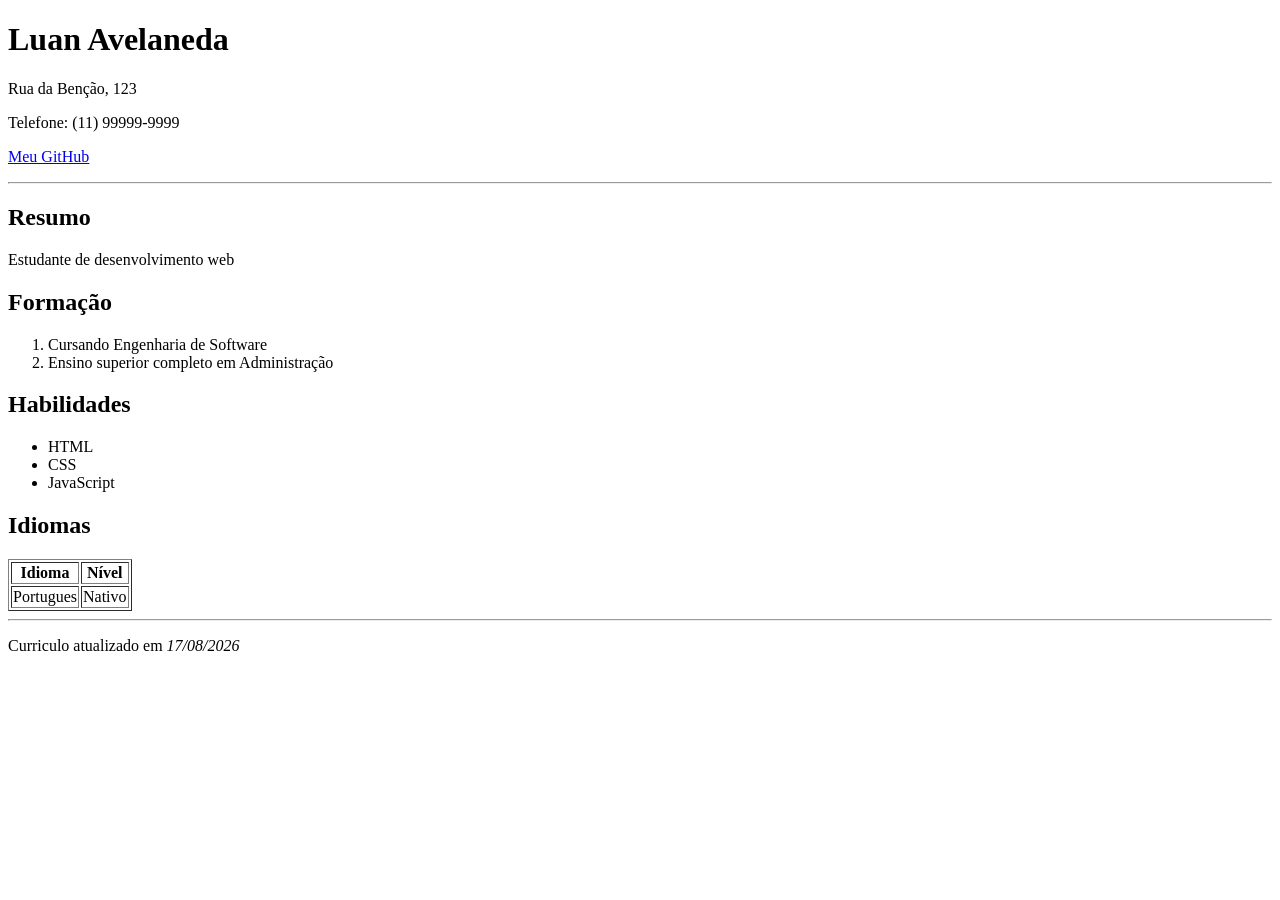
<file: aula-2/index.html>
<!DOCTYPE html>
<html lang="pt-br">

<head>
    <meta charset="UTF-8">
    <title>Curriculo Luan Avelaneda</title>
</head>

<body>

<header>
 <h1>Luan Avelaneda</h1>
 <p>Rua da Benção, 123</p>
 <p>Telefone: (11) 99999-9999</p>
 <p>
    <a href="https://github.com/luan-avelaneda/">Meu GitHub</a>
 </p>
</header>

<hr>

<main>

    <section>
        <h2>Resumo</h2>
        <p>Estudante de desenvolvimento web
        </p>
    </section>

    <section>
        <h2>Formação</h2>
        <ol>
            <li>Cursando Engenharia de Software</li>
            <li>Ensino superior completo em Administração</li>
        </ol>
    </section>
    
<section>
    <h2>Habilidades</h2>
    <ul>
        <li>HTML</li>
        <li>CSS</li>
        <li>JavaScript</li>
    </ul>
</section>

<section>
    <h2>Idiomas</h2>

    <table border="1">
        <tr>
            <th>Idioma</th>
            <th>Nível</th>
        </tr>
        <tr>
            <td>Portugues</td>
            <td>Nativo</td>
        </tr>
    </table>

</section>
</main>

<hr>

<footer>
    <p>Curriculo atualizado em  <i>17/08/2026</i></p>
</footer>

</body>

</html>
</file>
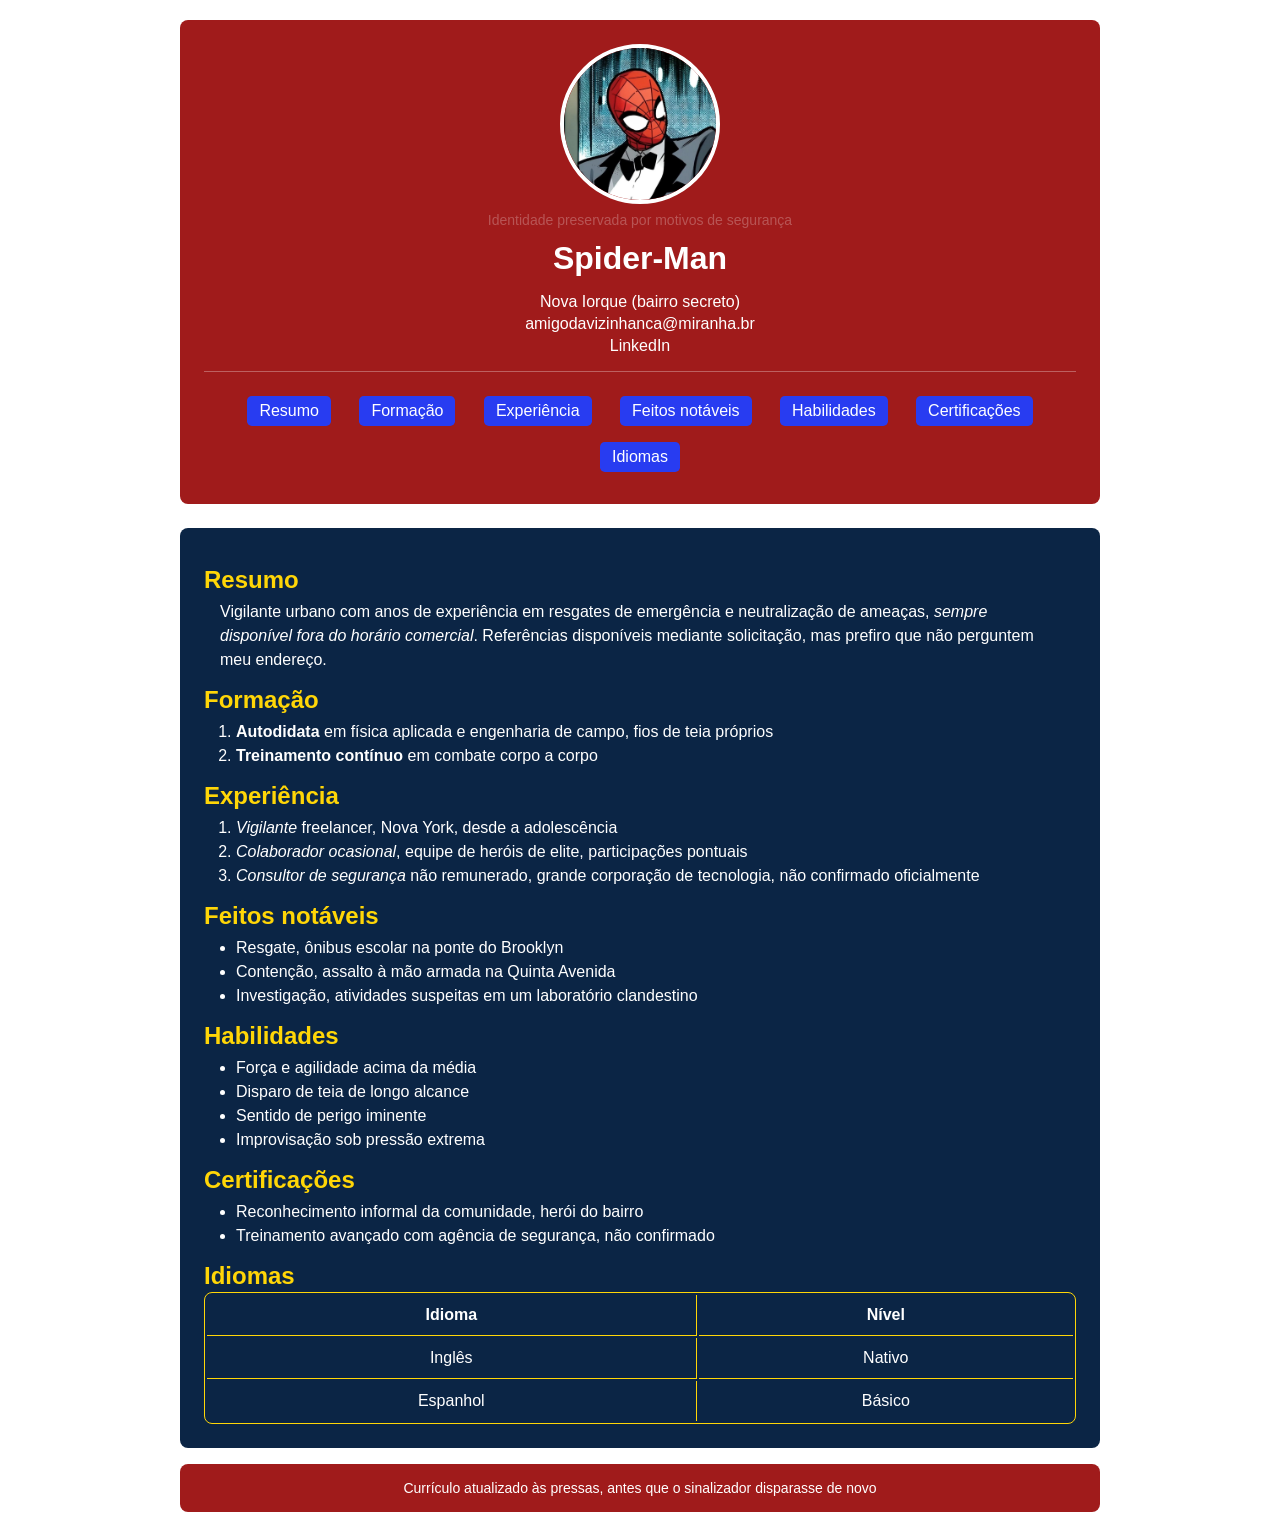
<file: aula-5/index.html>
<!DOCTYPE html>
<html lang="pt-br">
<head>
  <meta charset="UTF-8" />
  <meta name="viewport" content="width=device-width, initial-scale=1.0" />
  <title>Currículo Spider-Man</title>
  <link rel="stylesheet" href="./styles/global.css">
</head>
<body>
  <header>
    <figure>
      <img src="./images/miranha.jpg" alt="Foto de perfil, pessoa mascarada com traje vermelho e azul" />
      <figcaption>Identidade preservada por motivos de segurança</figcaption>
    </figure>
    <h1>Spider-Man</h1>
    <div class="header-info">
      <p>Nova Iorque (bairro secreto)</p>
      <p>
        <a href="mailto:amigodavizinhanca@miranha.br">amigodavizinhanca@miranha.br</a>
      </p>
      <p>
        <a href="https://www.linkedin.com/in/miranha/">LinkedIn</a>
      </p>
      <nav>
        <ul>
          <li><a href="#resumo">Resumo</a></li>
          <li><a href="#formacao">Formação</a></li>
          <li><a href="#experiencia">Experiência</a></li>
          <li><a href="#feitos">Feitos notáveis</a></li>
          <li><a href="#habilidades">Habilidades</a></li>
          <li><a href="#certificacoes">Certificações</a></li>
          <li><a href="#idiomas">Idiomas</a></li>
        </ul>
      </nav>
    </div>
  </header>

  <main>
    <section id="resumo">
      <h2>Resumo</h2>
      <p>
        Vigilante urbano com anos de experiência em resgates de emergência e neutralização de ameaças,
        <em>sempre disponível fora do horário comercial</em>. Referências disponíveis mediante solicitação,
        mas prefiro que não perguntem meu endereço.
      </p>
    </section>

    <section id="formacao">
      <h2>Formação</h2>
      <ol>
        <li><strong>Autodidata</strong> em física aplicada e engenharia de campo, fios de teia próprios</li>
        <li><strong>Treinamento contínuo</strong> em combate corpo a corpo</li>
      </ol>
    </section>

    <section id="experiencia">
      <h2>Experiência</h2>
      <ol>
        <li><em>Vigilante</em> freelancer, Nova York, desde a adolescência</li>
        <li><em>Colaborador ocasional</em>, equipe de heróis de elite, participações pontuais</li>
        <li><em>Consultor de segurança</em> não remunerado, grande corporação de tecnologia, não confirmado oficialmente</li>
      </ol>
    </section>

    <section id="feitos">
      <h2>Feitos notáveis</h2>
      <ul>
        <li>Resgate, ônibus escolar na ponte do Brooklyn</li>
        <li>Contenção, assalto à mão armada na Quinta Avenida</li>
        <li>Investigação, atividades suspeitas em um laboratório clandestino</li>
      </ul>
    </section>

    <section id="habilidades">
      <h2>Habilidades</h2>
      <ul>
        <li>Força e agilidade acima da média</li>
        <li>Disparo de teia de longo alcance</li>
        <li>Sentido de perigo iminente</li>
        <li>Improvisação sob pressão extrema</li>
      </ul>
    </section>

    <section id="certificacoes">
      <h2>Certificações</h2>
      <ul>
        <li>Reconhecimento informal da comunidade, herói do bairro</li>
        <li>Treinamento avançado com agência de segurança, não confirmado</li>
      </ul>
    </section>

    <section id="idiomas">
      <h2>Idiomas</h2>
      <table>
        <thead>
          <tr>
            <th scope="col">Idioma</th>
            <th scope="col">Nível</th>
          </tr>
        </thead>
        <tbody>
          <tr>
            <td>Inglês</td>
            <td>Nativo</td>
          </tr>
          <tr>
            <td>Espanhol</td>
            <td>Básico</td>
          </tr>
        </tbody>
      </table>
    </section>
  </main>

  <footer>
    <p>Currículo atualizado às pressas, antes que o sinalizador disparasse de novo</p>
  </footer>
</body>

</html>
</file>
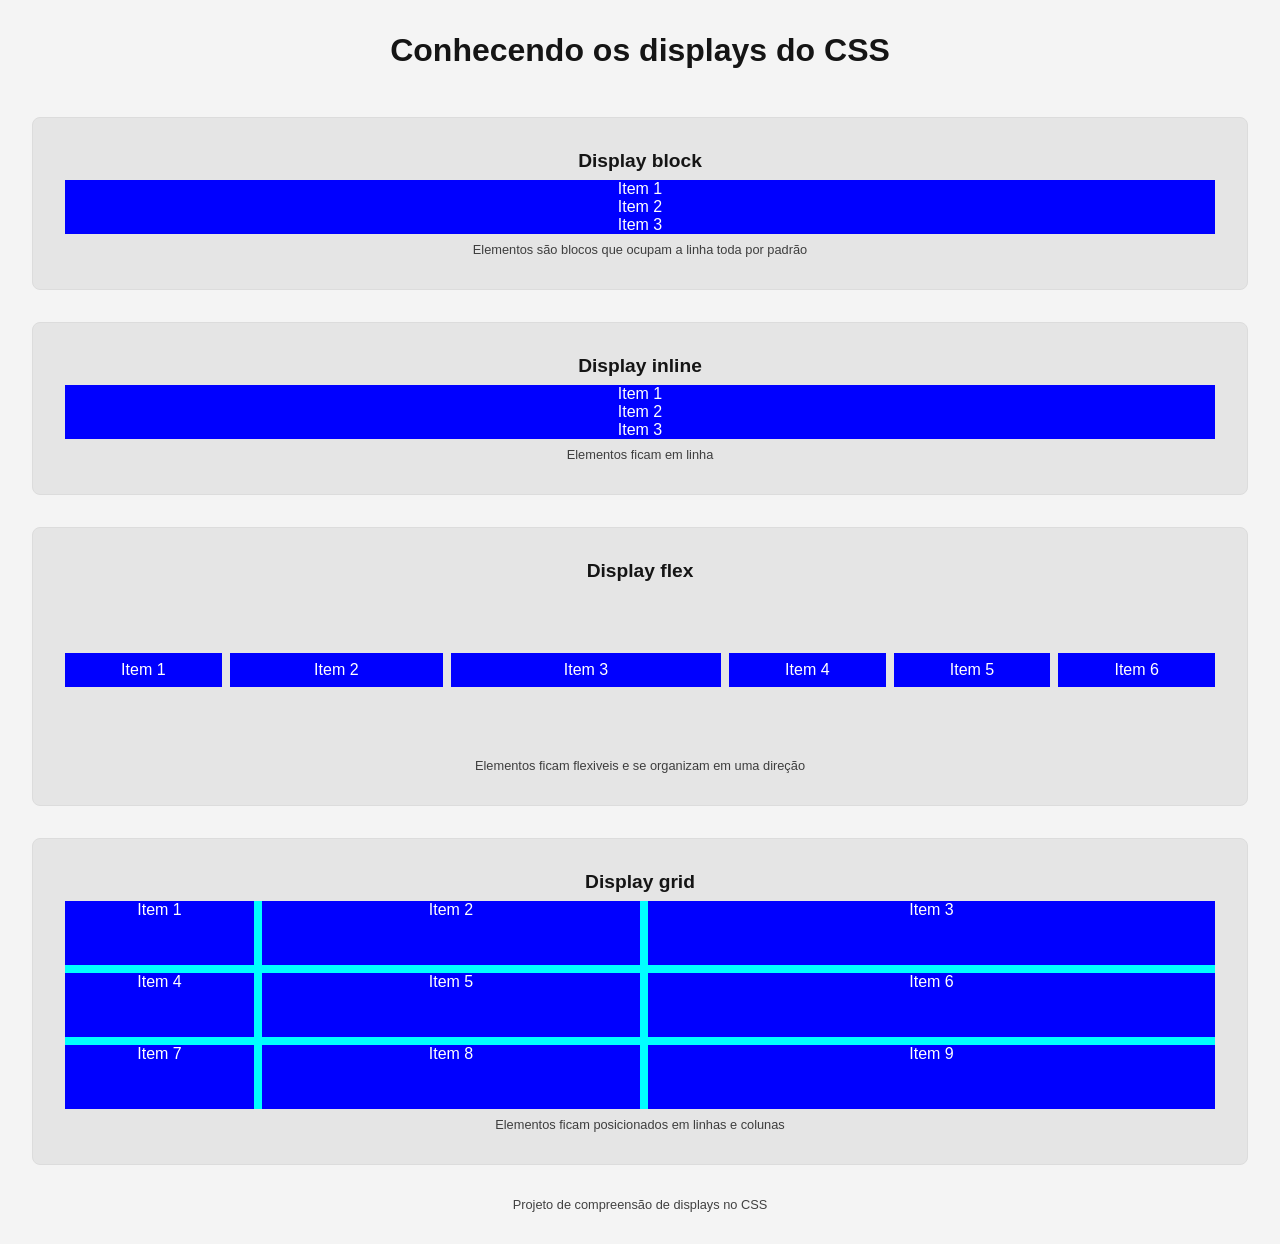
<file: aula-6/index.html>
<!DOCTYPE html>
<html lang="pt-br">
<head>
    <meta charset="UTF-8">
    <meta name="viewport" content="width=device-width, initial-scale=1.0">
    <link rel="stylesheet" href="./styles/global.css">
    <link rel="icon" href="./images/icons8-lua-cheia-48.png" type="image/x-icon">
    <title>Conhecendo os displays</title>
</head>
<body>
   <header>
      <h1>Conhecendo os displays do CSS</h1>
   </header>
   <main>
      <section>
        <h2>Display block</h2>
        <div class="container-block"></div>
        <div class="item">Item 1</div>
        <div class="item">Item 2</div>
        <div class="item">Item 3</div>
        <p>Elementos são blocos que ocupam a linha toda por padrão</p>
      </section>

      <section>
        <h2>Display inline</h2>
        <div class="container-inline"></div>
        <div class="item">Item 1</div>
        <div class="item">Item 2</div>
        <div class="item">Item 3</div>
        <p>Elementos ficam em linha </p>
      </section>

      <section>
         <h2>Display flex</h2>
         <div class="container-flex">
           <div class="item">Item 1</div>
           <div id="item-2" class="item">Item 2</div>
           <div id="item-3" class="item">Item 3</div>
           <div id="item-4" class="item">Item 4</div>
           <div id="item-5" class="item">Item 5</div>
           <div id="item-6" class="item">Item 6</div>
         </div>

         <p>Elementos ficam flexiveis e se organizam em uma direção</p>
      </section>

 <section>
         <h2>Display grid</h2>
         <div class="container-grid">
           <div id="item-1" class="item">Item 1</div>
           <div id="item-2" class="item">Item 2</div>
           <div id="item-3" class="item">Item 3</div>
           <div id="item-4" class="item">Item 4</div>
           <div id="item-5" class="item">Item 5</div>
           <div id="item-6" class="item">Item 6</div>
           <div id="item-7" class="item">Item 7</div>
           <div id="item-8" class="item">Item 8</div>
           <div id="item-9" class="item">Item 9</div>
         </div>

         <p>Elementos ficam posicionados em linhas e colunas</p>
      </section>

   </main>
   <footer>
        <p>Projeto de compreensão de displays no CSS</p>
   </footer>
</body>
</html>
</file>
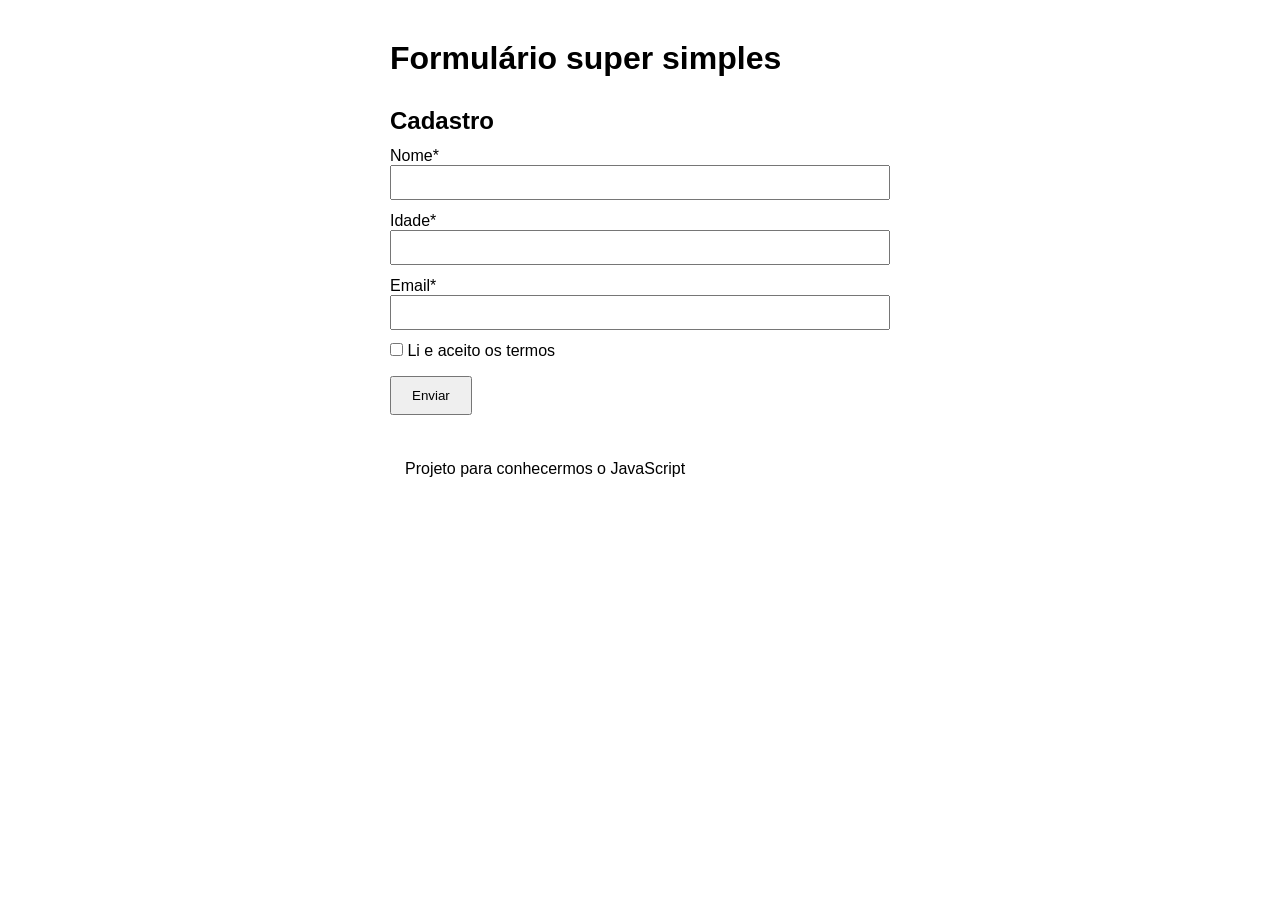
<file: aula-7/index.html>
<!DOCTYPE html>
<html lang="pt-br">
<head>
<meta charset="UTF-8">
<meta name="viewport" content="width=device-width, initial-scale=1.0">
<title>Aprendeno JavaScript</title>
<link rel="stylesheet" href="./styles/global.css">
<script src="./scripts/index.js" defer></script>
</head>
<body>
<header>
<h1>Formulário super simples</h1>
</header>
<main>
<h2>Cadastro</h2>
<form id=cadastro">
<label for="nome">Nome*</label>
<input type="text" id="nome">
<p id="erro-nome" class="oculto"></p>
<label for="idade">Idade*</label>
<input type="number" id="idade">
<p id="erro-idade" class="oculto"></p>
<label for="email">Email*</label>
<input type="email" id="email">
<p id="erro-email" class="oculto"></p>
<label for="">
<input type="checkbox" id="termos">
<span>Li e aceito os termos</span>
<p id="erro-termos" class="oculto"></p>
</label>
<button onclick="executar(event)">Enviar</button>
<p id="concluido" class="oculto"></p>
</form>
</main>
<footer>
<p>Projeto para conhecermos o JavaScript</p>
</footer>
</body>
</html>
</file>
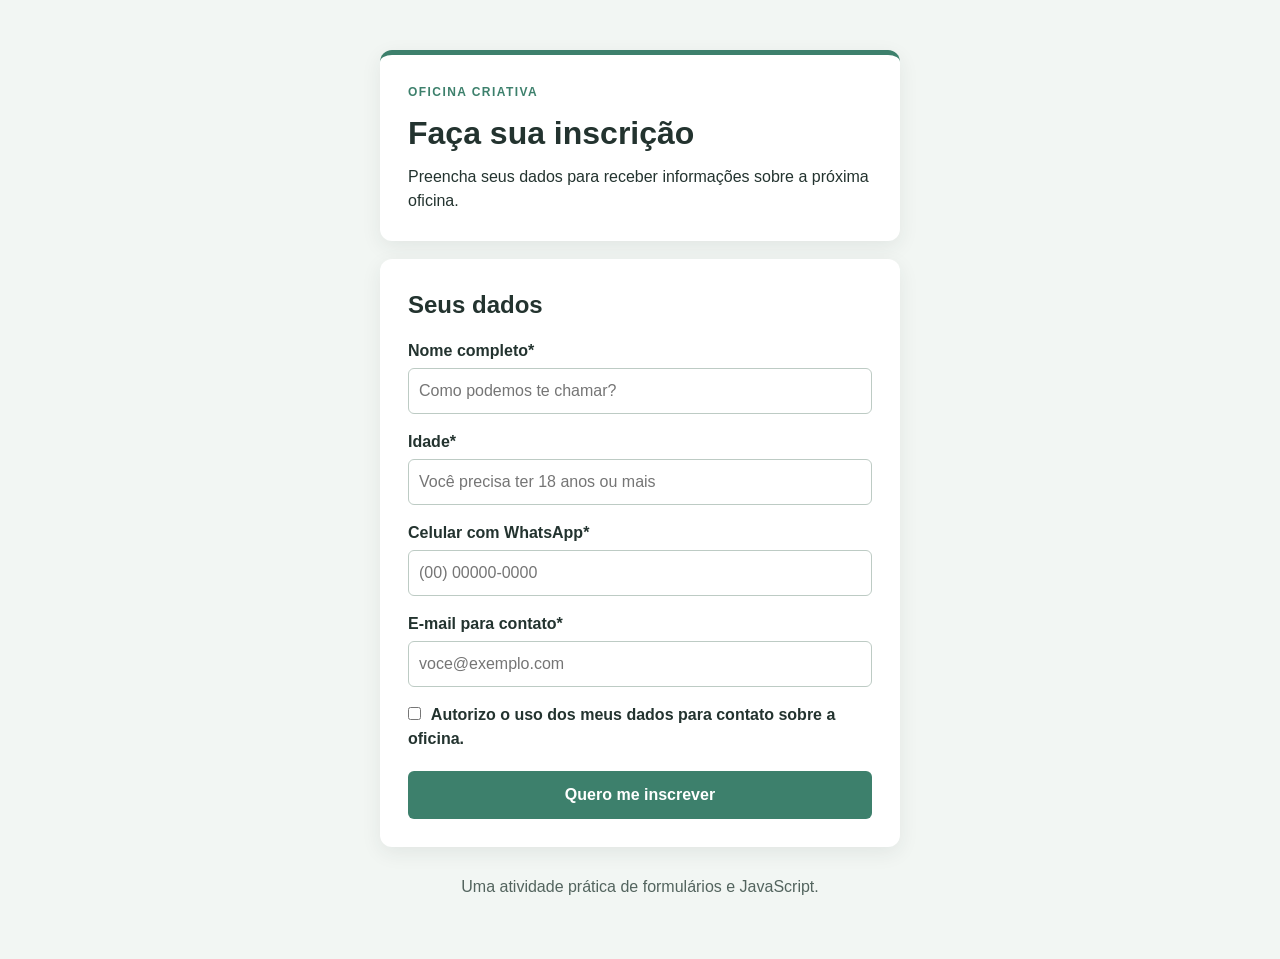
<file: aula-8/index.html>
<!DOCTYPE html>
<html lang="pt-BR">
<head>
  <meta charset="UTF-8">
  <meta name="viewport" content="width=device-width, initial-scale=1.0">
  <link rel="stylesheet" href="styles/global.css">
  <script src="scripts/index.js" defer></script>
  <title>Inscrição para oficina</title>
</head>
<body>
  <header>
    <p class="identificacao">OFICINA CRIATIVA</p>
    <h1>Faça sua inscrição</h1>
    <p>Preencha seus dados para receber informações sobre a próxima oficina.</p>
  </header>
  <main>
    <h2>Seus dados</h2>
    <form id="cadastro" novalidate onsubmit="executar(event)">
      <label for="nome">Nome completo*</label>
      <input type="text" id="nome" placeholder="Como podemos te chamar?">
      <p id="erro-nome" class="oculto"></p>

      <label for="idade">Idade*</label>
      <input type="number" id="idade" placeholder="Você precisa ter 18 anos ou mais">
      <p id="erro-idade" class="oculto"></p>

      <label for="celular">Celular com WhatsApp*</label>
      <input type="text" id="celular" placeholder="(00) 00000-0000" oninput="mascararCelular(event)">
      <p id="erro-celular" class="oculto"></p>


      <label for="email">E-mail para contato*</label>
      <input type="email" id="email" placeholder="voce@exemplo.com">
      <p id="erro-email" class="oculto"></p>

      <label>
        <input type="checkbox" id="termos">
        Autorizo o uso dos meus dados para contato sobre a oficina.
        <p id="erro-termos" class="oculto"></p>
      </label>

      <button type="submit">Quero me inscrever</button>
      <p id="concluido" class="oculto"></p>

    </form>
  </main>
  <footer>
    <p>Uma atividade prática de formulários e JavaScript.</p>
  </footer>
</body>
</html>
</file>
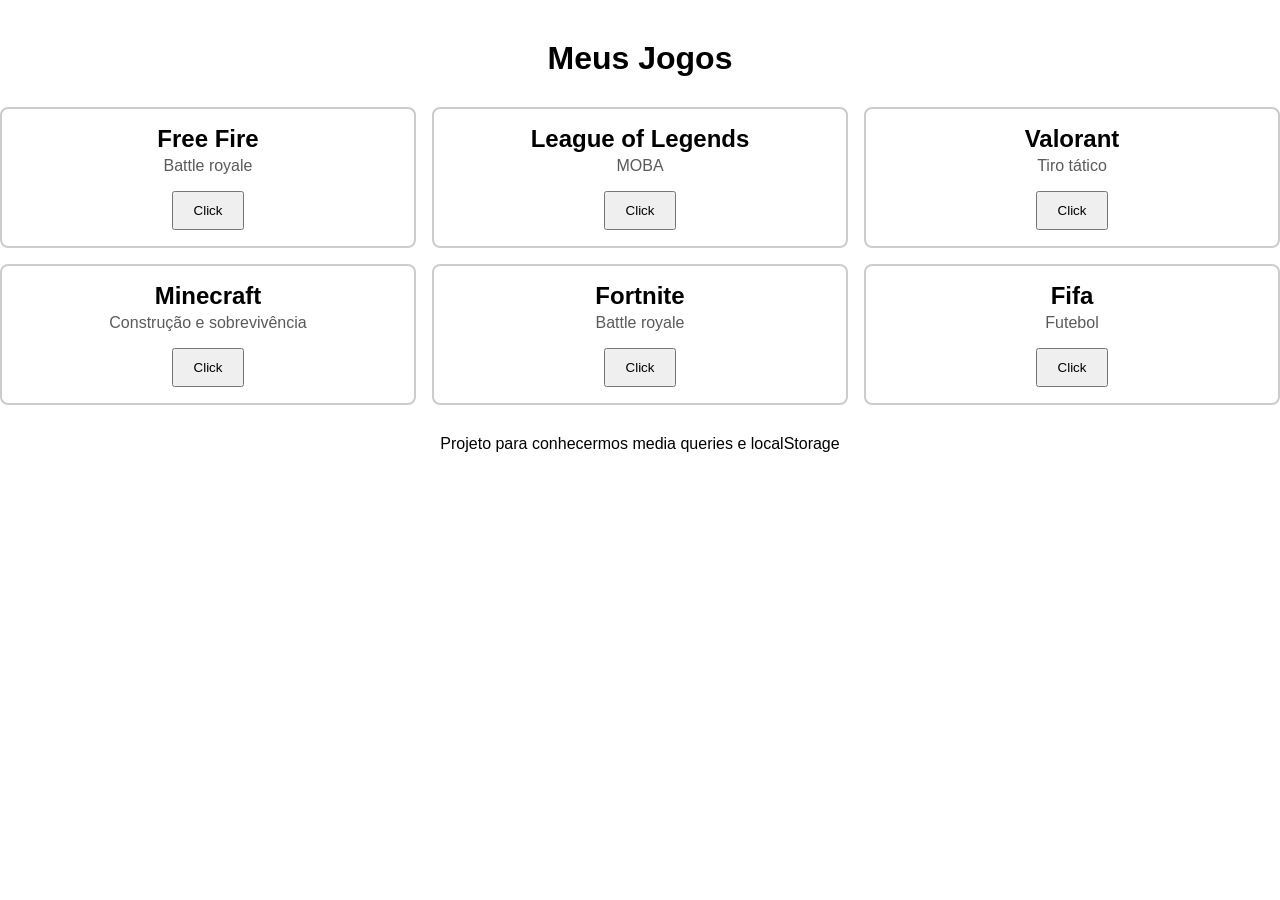
<file: aula-9/index.html>
<!DOCTYPE html>
<html lang="pt-BR">
<head>
  <meta charset="UTF-8">
  <meta name="viewport" content="width=device-width, initial-scale=1.0">
  <link rel="stylesheet" href="./styles/global.css">
  <script src="./scripts/index.js" defer></script>
  <title>Meus Jogos</title>
</head>
<body>
  <header>
    <h1>Meus Jogos</h1>
  </header>
  <main>
    <section class="container-cards">

      <div class="card" id="free-fire">
        <h2>Free Fire</h2>
        <p>Battle royale</p>
        <button onclick="marcar('free-fire', 'Free fire')">Click</button>
      </div>

      <div class="card" id="lol">
        <h2>League of Legends</h2>
        <p>MOBA</p>
        <button onclick="marcar('lol', 'League of Legends')">Click</button>
      </div>

      <div class="card" id="valorant">
        <h2>Valorant</h2>
        <p>Tiro tático</p>
        <button onclick="marcar('valorant', 'Valorant')">Click</button>
      </div>

      <div class="card" id="minecraft">
        <h2>Minecraft</h2>
        <p>Construção e sobrevivência</p>
        <button onclick="marcar('minecraft', 'Minecraft')">Click</button>
      </div>

      <div class="card" id="fortnite">
        <h2>Fortnite</h2>
        <p>Battle royale</p>
        <button onclick="marcar('fortnite', 'Fortnite')">Click</button>
      </div>

      <div class="card" id="fifa">
        <h2>Fifa</h2>
        <p>Futebol</p>
        <button onclick="marcar('fifa', 'Fifa')">Click</button>
      </div>

    </section>
  </main>
  <footer>
    <p>Projeto para conhecermos media queries e localStorage</p>
  </footer>
</body>
</html>
</file>
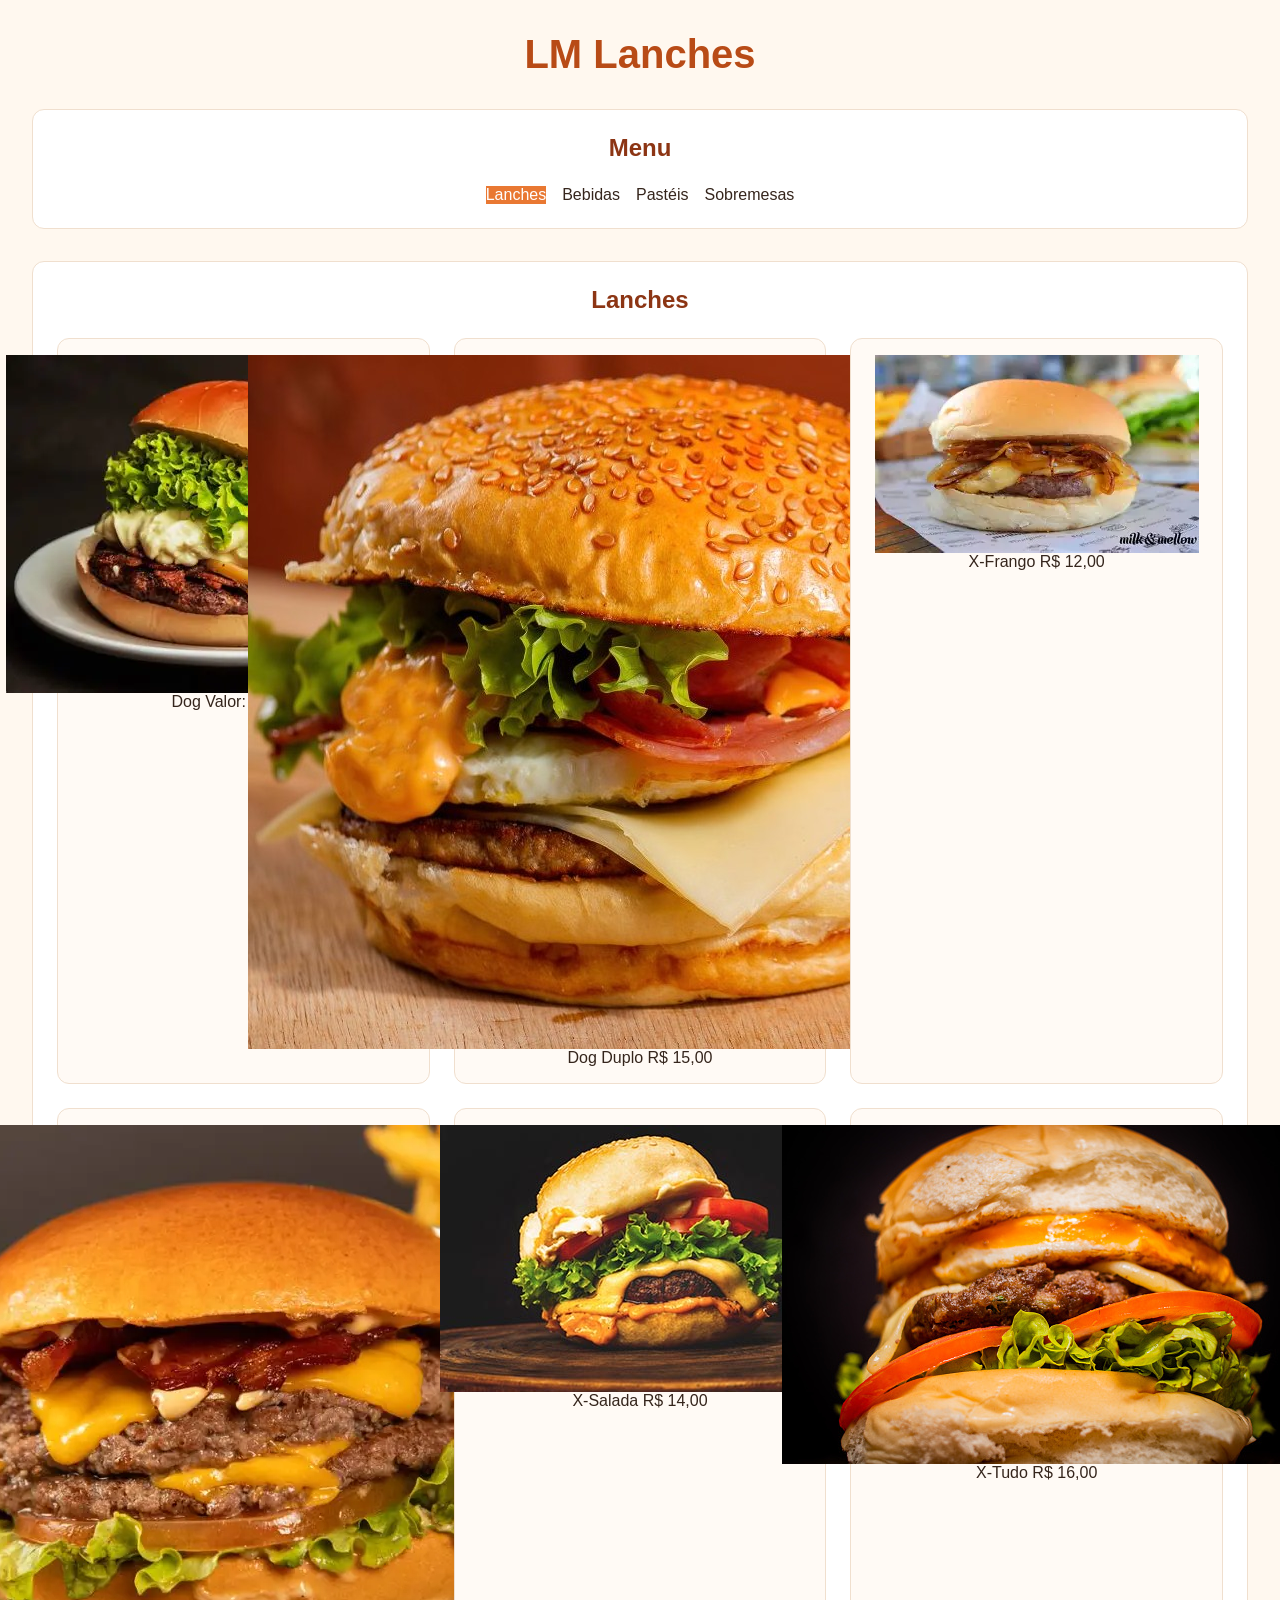
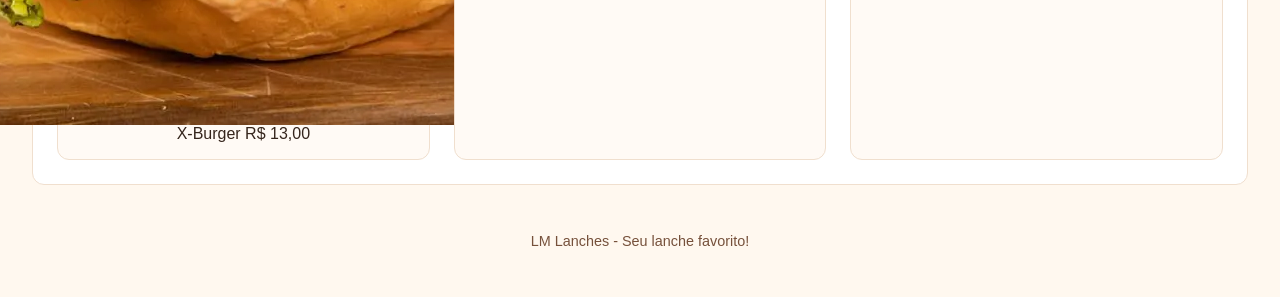
<file: aula-6/atividade/index.html>
<!DOCTYPE html>
<html lang="pt-br">
<head>
  <meta charset="UTF-8">
  <meta name="viewport" content="width=device-width, initial-scale=1.0">
  <link rel="stylesheet" href="./styles/global.css">
  <link rel="icon" href="./images/dog.png" type="image/x-icon">
  <title>LM Lanches</title>
</head>
<body>
  <header>
    <h1>LM Lanches</h1>
  </header>
  
  <main>

    <section>
      <h2>Menu</h2>
      <div class="container-cabecario">
        <div class="itemLanches">Lanches</div>
        <div class="itemBebidas">Bebidas</div>
        <div class="itemPastéis">Pastéis</div>
        <div class="itemSobremesas">Sobremesas</div>
      </div>
    </section>

    <section>
      <h2>Lanches</h2>
      
      <div class="container-lanches">
        <div class="item">
          <img src="./images/OIP.webp" alt="Dog" >
          <p>Dog Valor: R$ 10,00</p>
        </div>      
      
        <div class="item">
        <img src="./images/dogduplo.png" alt="Dog Duplo" >Dog Duplo
        R$ 15,00
        </div>
        <div class="item">
          <img src="./images/dogfrango.png" alt="X-Frango" >X-Frango
          R$ 12,00
        </div>
        <div class="item">
          <img src="./images/dogburguer.png" alt="X-Burger" >X-Burger
          R$ 13,00
        </div>
        <div class="item">
          <img src="./images/dogsalada.png" alt="X-Salada" >X-Salada
          R$ 14,00
        </div>
        <div class="item">
          <img src="./images/dogtudo.png" alt="X-Tudo" >X-Tudo
          R$ 16,00
        </div>
      </div>
    </section>

  </main>
  <footer>
    <p>LM Lanches - Seu lanche favorito!</p>
  </footer>
</body>
</html>
</file>
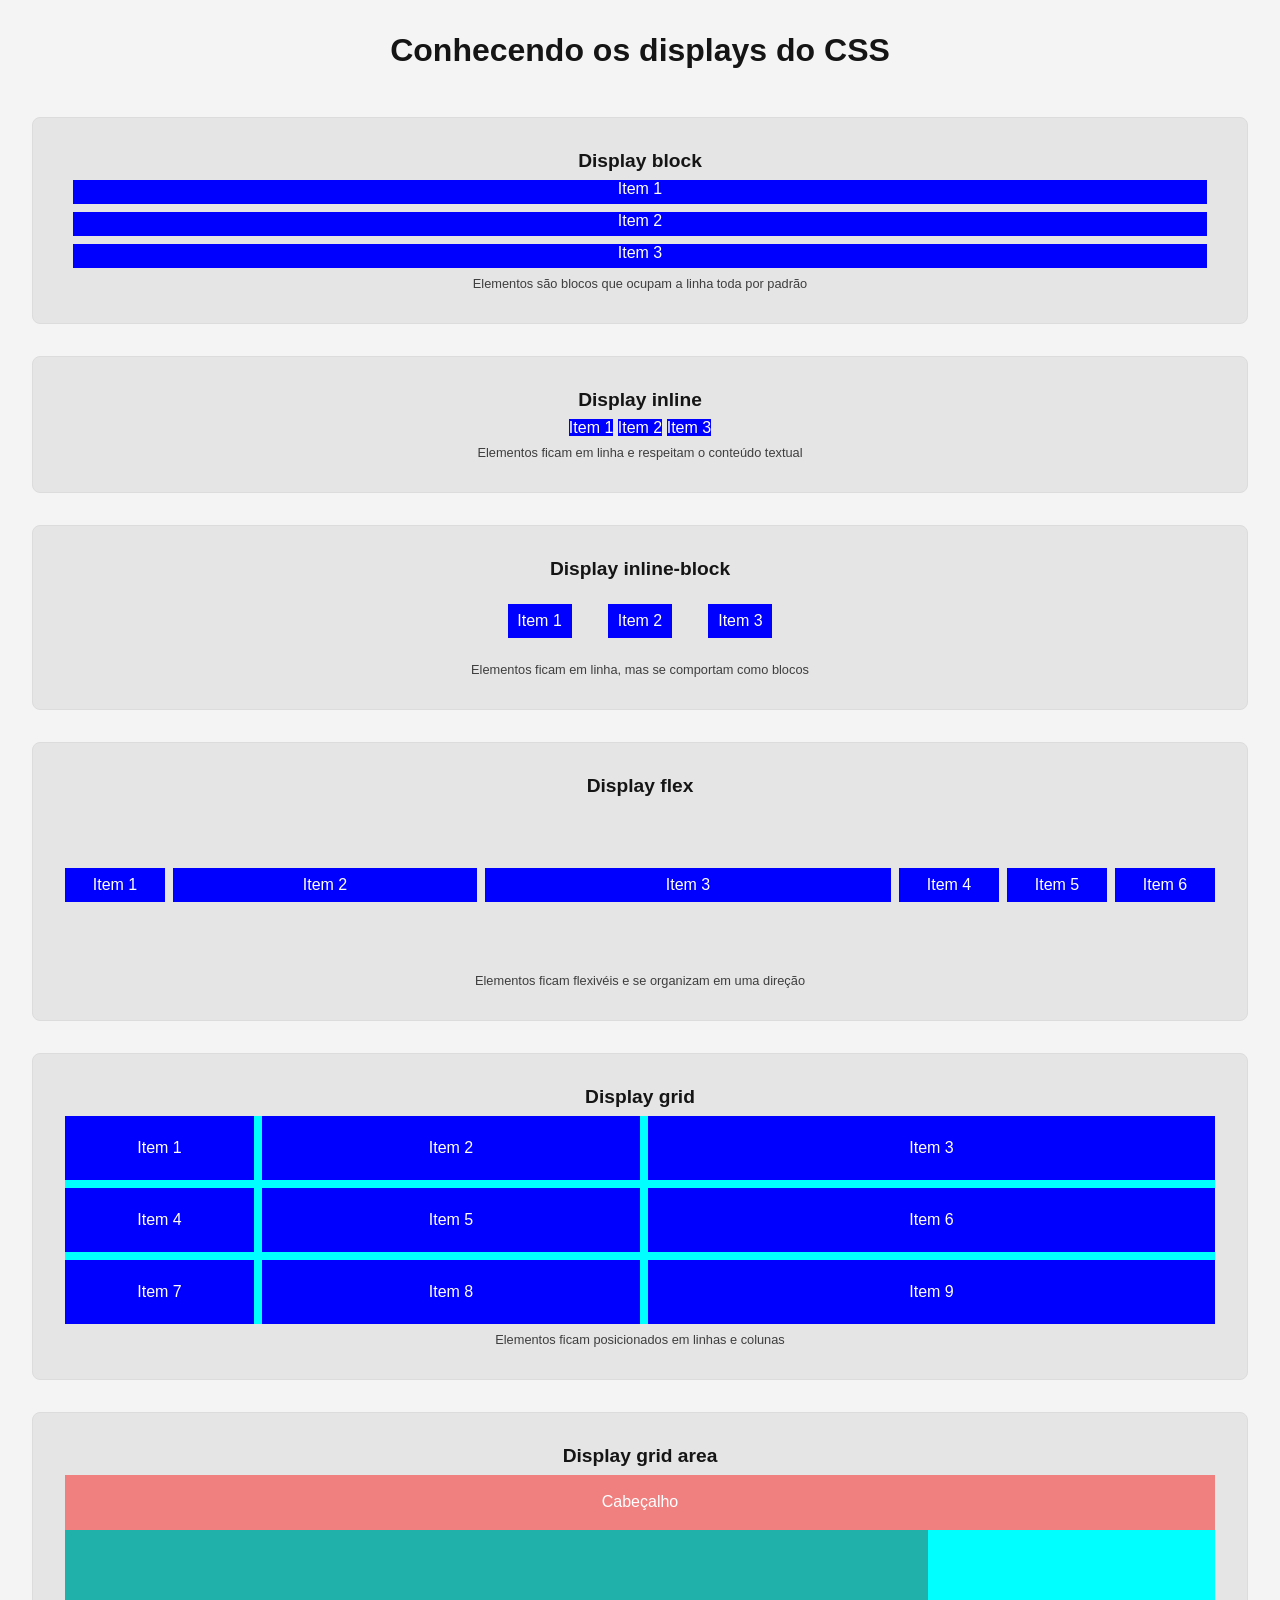
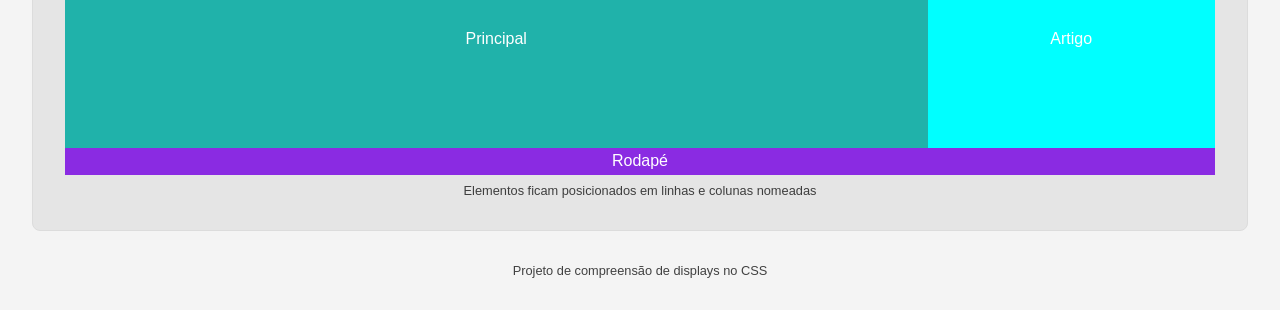
<file: aula-6/exemplos/index.html>
<!DOCTYPE html>
<html lang="pt-br">
<head>
  <meta charset="UTF-8">
  <meta name="viewport" content="width=device-width, initial-scale=1.0">
  <link rel="stylesheet" href="./styles/global.css">
  <link rel="icon" href="./images/block.png" type="image/x-icon">
  <title>Conhecendo os displays</title>
</head>
<body>
  <header>
    <h1>Conhecendo os displays do CSS</h1>
  </header>
  <main>
    <section>
      <h2>Display block</h2>
      <div class="container-block">
        <div class="item">Item 1</div>
        <div class="item">Item 2</div>
        <div class="item">Item 3</div>
      </div>
      <p>Elementos são blocos que ocupam a linha toda por padrão</p>
    </section>

    <section>
      <h2>Display inline</h2>
      <div class="container-inline">
        <div class="item">Item 1</div>
        <div class="item">Item 2</div>
        <div class="item">Item 3</div>
      </div>
      <p>Elementos ficam em linha e respeitam o conteúdo textual</p>
    </section>

    <section>
      <h2>Display inline-block</h2>
      <div class="container-inline-block">
        <div class="item">Item 1</div>
        <div class="item">Item 2</div>
        <div class="item">Item 3</div>
      </div>
      <p>Elementos ficam em linha, mas se comportam como blocos</p>
    </section>

    <section>
      <h2>Display flex</h2>
      <div class="container-flex">
        <div class="item">Item 1</div>
        <div id="item-2" class="item">Item 2</div>
        <div id="item-3" class="item">Item 3</div>
        <div class="item">Item 4</div>
        <div class="item">Item 5</div>
        <div class="item">Item 6</div>
      </div>  
      <p>Elementos ficam flexivéis e se organizam em uma direção</p>
    </section>
    
    <section>
      <h2>Display grid</h2>
      <div class="container-grid">
        <div class="item">Item 1</div>
        <div class="item">Item 2</div>
        <div class="item">Item 3</div>
        <div class="item">Item 4</div>
        <div class="item">Item 5</div>
        <div class="item">Item 6</div>
        <div class="item">Item 7</div>
        <div class="item">Item 8</div>
        <div class="item">Item 9</div>
      </div>  
      <p>Elementos ficam posicionados em linhas e colunas</p>
    </section>

    <section>
      <h2>Display grid area</h2>
      <div class="container-grid-area">
        <div class="item item-cabecalho">Cabeçalho</div>
        <div class="item item-principal">Principal</div>
        <div class="item item-artigo">Artigo</div>
        <div class="item item-rodape">Rodapé</div>
      </div>
      <p>Elementos ficam posicionados em linhas e colunas nomeadas</p>
    </section>

  </main>
  <footer>
    <p>Projeto de compreensão de displays no CSS</p>
  </footer>
</body>
</html>
</file>
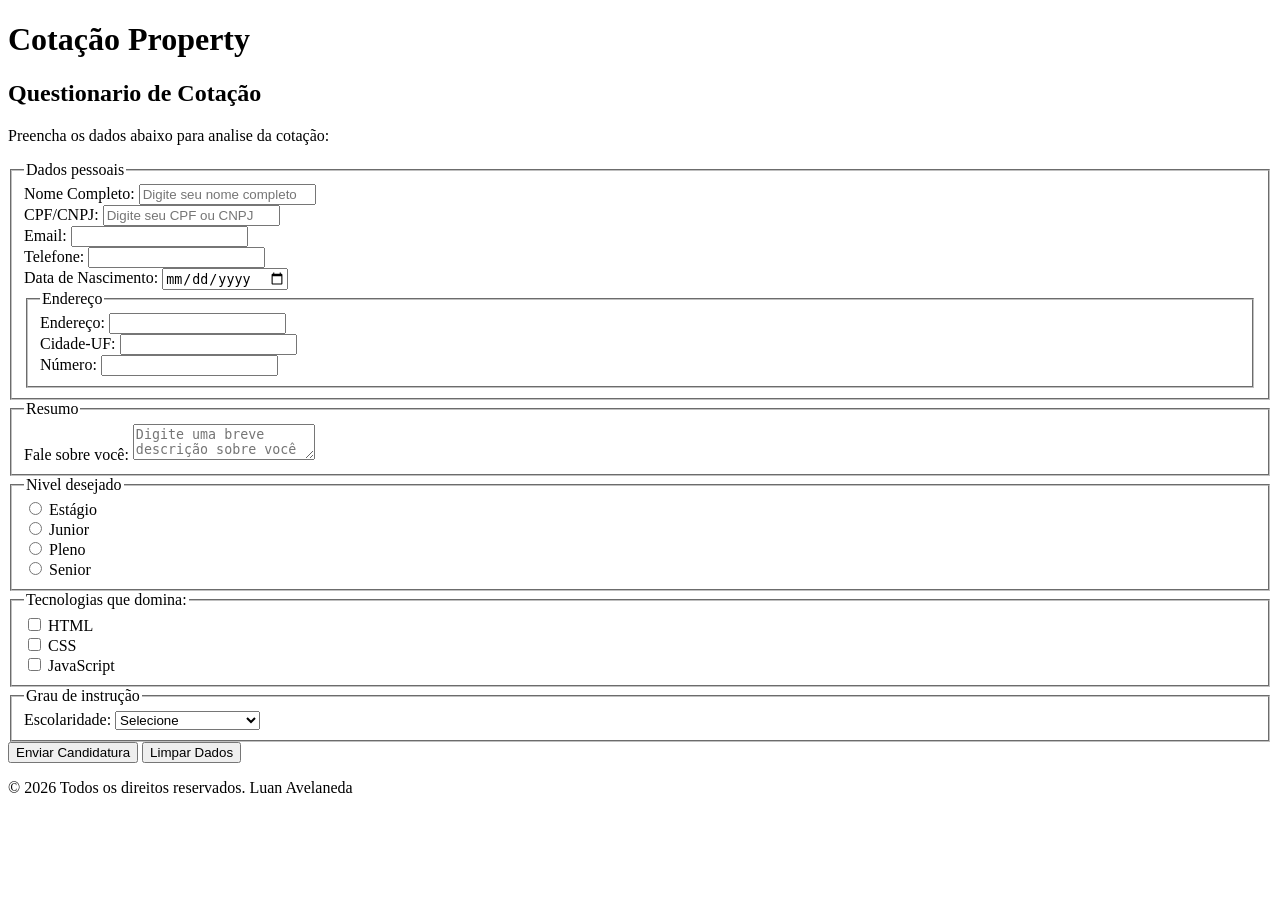
<file: aula-3/formulario.html>
<!DOCTYPE html>
<html lang="pt-br">
<head>
    <meta charset="UTF-8">
    <title>Recrutamento Online</title>
</head>
<body>
    
<header>
<h1>Cotação Property</h1>
</header>

<main>

    <section>
<h2>Questionario de Cotação</h2>

<form action="https://postman-echo.com/post" method="post" enctype="multipart/form-data">
    <p>Preencha os dados abaixo para analise da cotação: </p>

<fieldset> 
    <legend>Dados pessoais</legend>
    
    <div>
    <label for="nome_id">Nome Completo:</label>
    <input type="text" id="nome_id" name="nome" placeholder="Digite seu nome completo">
</div>

  <div>
    <label for="cpf_cnpj_id">CPF/CNPJ:</label>
    <input type="text" id="cpf_cnpj_id" name="cpf_cnpj" placeholder="Digite seu CPF ou CNPJ">
</div>

<div>
    <label for="email_id">Email:</label>
    <input type="email" id="email_id" name="email" >
</div>

<div>

    <label for="telefone_id">Telefone:</label>
    <input type="tel" id="telefone_id" name="telefone" required>
</div>

<div>
    <label for="data_nasc_id">Data de Nascimento:</label>
    <input type="date" id="data_nasc_id" name="data_nasc" >
</div>

<fieldset>
    <legend>Endereço</legend>

    <div>
        <label for="lagradouro_id">Endereço:</label>
        <input type="text" id="lagradouro_id" name="lagradouro" >
    </div>
    

    <div>
        <label for="cidade_id">Cidade-UF:</label>
        <input type="text" id="cidade_id" name="cidade" >
    </div>

    <div>
        <label for="numero_id">Número:</label>
        <input type="number" id="numero_id" name="numero" >
    </div>

</fieldset>
</fieldset>

<fieldset>
    <legend>Resumo</legend>

    <div>
    <label for="nome_id">Fale sobre você:</label>
    <textarea id="nome_id" name="nome" placeholder="Digite uma breve descrição sobre você"></textarea>
</div>

</fieldset>

<fieldset>
    <legend>Nivel desejado</legend>

    <div>
        <input id="nivel_estagio_id" name="nivel" type="radio" value="estagio">
        <label for="nivel_estagio_id">Estágio</label>
    </div>
    <div>
        
        <input id="nivel_junior_id" name="nivel" type="radio" value="junior">
        <label for="nivel_junior_id">Junior</label>
    </div>
    <div>
        
        <input id="nivel_pleno_id" name="nivel" type="radio" value="pleno">
        <label for="nivel_pleno_id">Pleno</label>
    </div>
    <div>
        
        <input id="nivel_senior_id" name="nivel" type="radio" value="senior">
        <label for="nivel_senior_id">Senior</label>
    </div>

</fieldset>

<fieldset>
    <legend>Tecnologias que domina:</legend>
    <div>
        <input id="tecnologia_html_id" name="tecnologia" type="checkbox" value="html">
        <label for="tecnologia_html_id">HTML</label>
    </div>
    <div>
        <input id="tecnologia_css_id" name="tecnologia" type="checkbox" value="css">
        <label for="tecnologia_css_id">CSS</label>
    </div>
    <div>
        <input id="tecnologia_javascript_id" name="tecnologia" type="checkbox" value="javascript">
        <label for="tecnologia_javascript_id">JavaScript</label>
    </div>

</fieldset>

<fieldset>
    <legend>Grau de instrução</legend>

    <div>
        <label for="escolaridade_id">Escolaridade:</label>
        <select id="escolaridade_id" name="escolaridade" >
            <option value="">Selecione</option>
            <option value="fundamental">Ensino Fundamental</option>
            <option value="medio">Ensino Médio</option>
            <option value="superior">Ensino Superior</option>
            <option value="pos_graduacao">Pós-Graduado(a)</option>
        </select>
    </div>
</fieldset>

<div>

    <button type="submit">Enviar Candidatura</button>
    <button type="reset">Limpar Dados</button>
</div>
</form>

  </section>

</main>

<footer>
    <p>&copy; 2026 Todos os direitos reservados. Luan Avelaneda</p>
</footer>

</body>
</html>
</file>
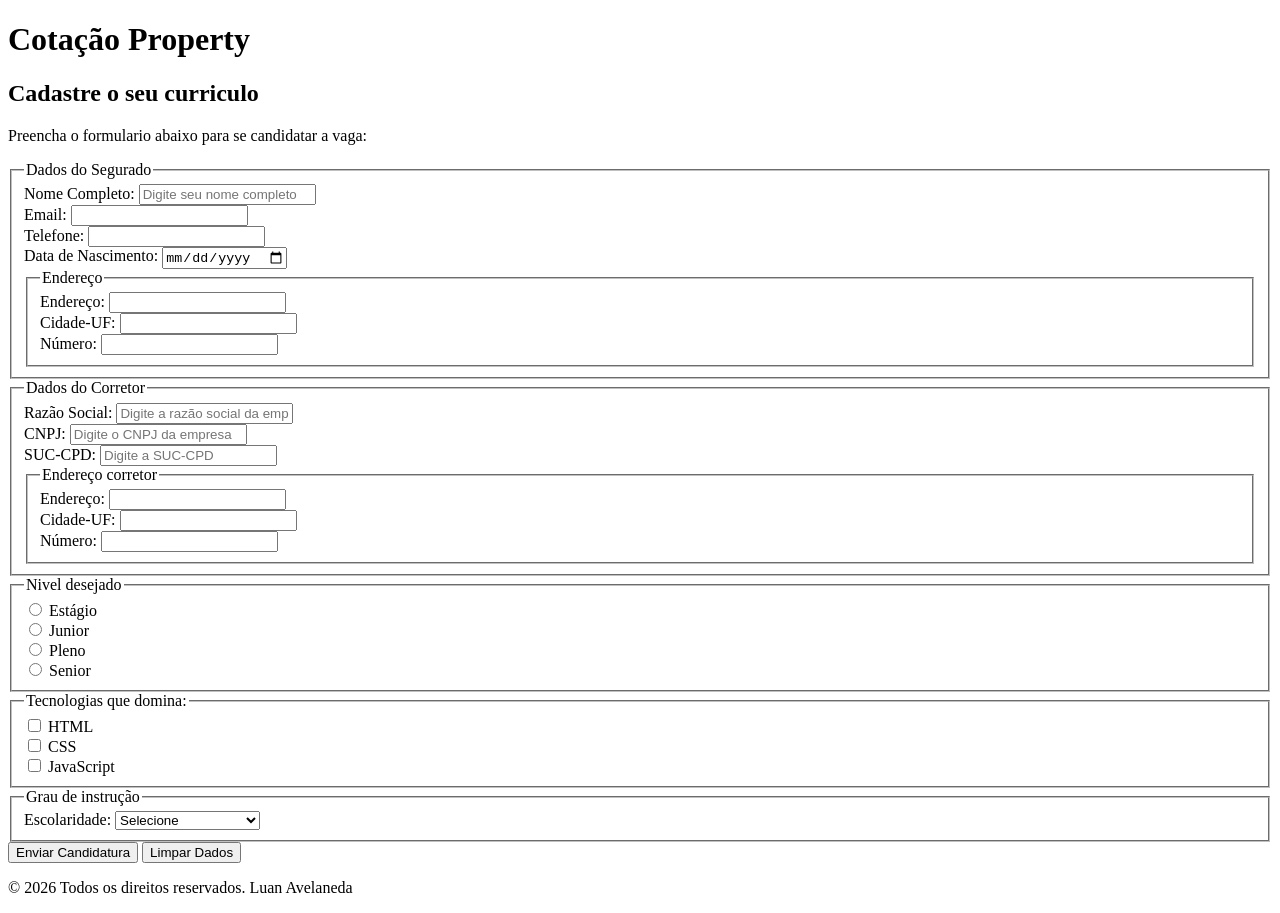
<file: aula-4/formulario2.html>
<!DOCTYPE html>
<html lang="pt-br">
<head>
    <meta charset="UTF-8">
    <meta name="viewport" content="width=device-width, initial-scale=1.0">
    <title>Document</title>
</head>
<body>
    
<header>
<h1>Cotação Property</h1>
</header>

<main>

    <section>
<h2>Cadastre o seu curriculo</h2>

<form action="https://postman-echo.com/post" method="post" enctype="multipart/form-data">
    <p>Preencha o formulario abaixo para se candidatar a vaga: </p>

<fieldset> 
    <legend>Dados do Segurado</legend>
    
    <div>
    <label for="nome_id">Nome Completo:</label>
    <input type="text" id="nome_id" name="nome" placeholder="Digite seu nome completo">
</div>

<div>
    <label for="email_id">Email:</label>
    <input type="email" id="email_id" name="email" >
</div>

<div>

    <label for="telefone_id">Telefone:</label>
    <input type="tel" id="telefone_id" name="telefone" required>
</div>

<div>
    <label for="data_nasc_id">Data de Nascimento:</label>
    <input type="date" id="data_nasc_id" name="data_nasc" >
</div>

<fieldset>
    <legend>Endereço</legend>

    <div>
        <label for="lagradouro_id">Endereço:</label>
        <input type="text" id="lagradouro_id" name="lagradouro" >
    </div>
    

    <div>
        <label for="cidade_id">Cidade-UF:</label>
        <input type="text" id="cidade_id" name="cidade" >
    </div>

    <div>
        <label for="numero_id">Número:</label>
        <input type="number" id="numero_id" name="numero" >
    </div>

</fieldset>
</fieldset>

<fieldset>
    <legend>Dados do Corretor</legend>

   <div>
    <label for="nome_id">Razão Social:</label>
    <input type="text" id="nome_id" name="nome" placeholder="Digite a razão social da empresa">
</div>
<div>
    <label for="cn_id">CNPJ:</label>
    <input type="text" id="cn_id" name="cn" placeholder="Digite o CNPJ da empresa">
</div>
<div>
    <label for="suc_cpd_id">SUC-CPD:</label>
    <input type="text" id="suc_cpd_id" name="suc_cpd" placeholder="Digite a SUC-CPD">
</div>

<fieldset>
    <legend>Endereço corretor</legend>

    <div>
        <label for="lagradouro_id">Endereço:</label>
        <input type="text" id="lagradouro_id" name="lagradouro" >
    </div>
    

    <div>
        <label for="cidade_id">Cidade-UF:</label>
        <input type="text" id="cidade_id" name="cidade" >
    </div>

    <div>
        <label for="numero_id">Número:</label>
        <input type="number" id="numero_id" name="numero" >
    </div>

</fieldset>

</fieldset>

<fieldset>
    <legend>Nivel desejado</legend>

    <div>
        <input id="nivel_estagio_id" name="nivel" type="radio" value="estagio">
        <label for="nivel_estagio_id">Estágio</label>
    </div>
    <div>
        
        <input id="nivel_junior_id" name="nivel" type="radio" value="junior">
        <label for="nivel_junior_id">Junior</label>
    </div>
    <div>
        
        <input id="nivel_pleno_id" name="nivel" type="radio" value="pleno">
        <label for="nivel_pleno_id">Pleno</label>
    </div>
    <div>
        
        <input id="nivel_senior_id" name="nivel" type="radio" value="senior">
        <label for="nivel_senior_id">Senior</label>
    </div>

</fieldset>

<fieldset>
    <legend>Tecnologias que domina:</legend>
    <div>
        <input id="tecnologia_html_id" name="tecnologia" type="checkbox" value="html">
        <label for="tecnologia_html_id">HTML</label>
    </div>
    <div>
        <input id="tecnologia_css_id" name="tecnologia" type="checkbox" value="css">
        <label for="tecnologia_css_id">CSS</label>
    </div>
    <div>
        <input id="tecnologia_javascript_id" name="tecnologia" type="checkbox" value="javascript">
        <label for="tecnologia_javascript_id">JavaScript</label>
    </div>

</fieldset>

<fieldset>
    <legend>Grau de instrução</legend>

    <div>
        <label for="escolaridade_id">Escolaridade:</label>
        <select id="escolaridade_id" name="escolaridade" >
            <option value="">Selecione</option>
            <option value="fundamental">Ensino Fundamental</option>
            <option value="medio">Ensino Médio</option>
            <option value="superior">Ensino Superior</option>
            <option value="pos_graduacao">Pós-Graduado(a)</option>
        </select>
    </div>
</fieldset>

<div>

    <button type="submit">Enviar Candidatura</button>
    <button type="reset">Limpar Dados</button>
</div>
</form>

  </section>

</main>

<footer>
    <p>&copy; 2026 Todos os direitos reservados. Luan Avelaneda</p>
</footer>

</body>
</html>
</file>
<file: aula-5/styles/global.css>
* { margin: 0; padding: 0; box-sizing: border-box; }

body {
font-size: 16px;
font-family: Arial, sans-serif;
color: black;
background-color: white;
padding: 1.25rem;
max-width: 60rem;
margin: auto;
}

header {
  background-color: rgb(160, 27, 27);
  color: #ffffff;
  padding: 1.5rem;
  border-radius: 0.5rem;
  text-align: center
}

header img {
  width: 10rem;
  height: 10rem;
  border-radius: 50%;
  border: 0.25rem solid white;
}

header figcaption {
  font-size: 0.875rem;
  opacity: 0.25;
  margin-top: 0.25rem;
}

header h1 {
  font-size: 2rem;
  margin-top: 0.75rem;
}

/*Criação de classe */
.header-info {
  margin-top: 1rem;
}

header p {
  margin-top: 0.25rem;
}

a {
color: white;
text-decoration: none;
}

a:hover {
  opacity: 0.80;
  cursor: pointer;
  color: #ffd607;
  transition: opacity 0.5s;
}

nav {
  margin-top: 1rem;
  padding-top: 1rem;
  border-top: 0.0625rem solid rgba(255, 255, 255, 0.3);
}

nav ul {
    list-style: none;
    text-align: center;
}

nav li {
    display: inline-block;
    margin: 0.25rem 0.5rem; 
}

nav a {
  display: block;
  background-color: #283cf1;
  padding: 0.375rem 0.75rem;
  border-radius: 0.30rem;
  margin: 0.25rem;
}

main {
  padding: 1.5rem;
  color:#ffffff;
  background-color: #0b2545;
  border-radius: 0.5rem;
  margin-top: 1.5rem;
}

section {
  margin-top: 1rem;
  line-height: 1.5rem;
}

main section h2 {
  color: #ffd607;
}

section p {
  margin: 0.5rem 1rem;
}

section ul, section ol {
  margin: 0.5rem 1rem;
  padding-left: 1rem;
}

table {
  width: 100%;
  margin-top: 0.25rem;
  border: 0.00275rem solid #ffd607;
  border-radius: 0.5rem;
}

table th, table td {
  padding: 0.5rem;
  text-align: center;
  border-bottom: 0.0625rem solid #ffd607;
  border-right: 0.0625rem solid #ffd607;
}

table td:last-child, table th:last-child {
  border-right: none;
}

table tr:last-child td {
  border-bottom: none;
}

footer {
  margin-top: 1rem;
  font-size: 0.875rem;
  padding: 1rem;
  text-align: center;
  color: #ffffff;
  background-color: rgb(160, 27, 27);
  border-radius: 0.5rem;
}
</file>
<file: aula-6/styles/global.css>
* {
  margin: 0;
  padding: 0;
  box-sizing:border-box;


}body {
    font-size: 16px;
    font-family: "Franklin Gothic Medium", sans-serif;
    padding: 2rem;
    background-color: #f4f4f4;
    color: #151515;
}

h1 {
  text-align: center;
  margin-bottom: 3rem;

}

h2{
  font-size: 1.2rem;
  margin-bottom: 0.5rem;
}

p {
  opacity: 0.8;
  font-size: 0.8rem;
  margin-top: 0.5rem;
}

section{
  background-color: #e5e5e5;
  padding: 2rem;
  margin-bottom: 2rem;
  border-radius: 0.5rem;
  border: 1px solid #dcdcdc;
  text-align: center;

}

footer {
  text-align: center;
}

.item {
  background-color: blue;
  color: white;
}

.container-block .item {
  display: block;
  height: 1.5rem;
  margin: 0.5rem;
  gap: 0.5rem;
}

.container-inline .item{
  display:inline;
  gap: 0.5rem;
}

.container-inline-block .item{
  display:inline-block;
  padding: 0.5rem;
  margin: 1rem;
  width: 4rem;
}

.container-flex {
  display: flex;
  justify-content: center;
  flex-wrap: wrap;
  align-items: center;
  height: 10rem;
  gap: 0.5rem;

}

.container-flex .item {
 padding: 0.5rem;
 flex-basis: 100px;
 flex-shrink: 1;
 flex-grow: 1;
}

#item-2 {
  flex-grow: 2;
}

#item-3 {
  flex-grow: 3;
}

.container-grid {
  display: grid;
  background-color: aqua;
  grid-template-columns: 1fr 2fr 3fr;
  grid-auto-rows: minmax(4rem, auto);
  gap: 0.5rem;
}
</file>
<file: aula-7/styles/global.css>
* {
 box-sizing: border-box;
 margin: 0;
 padding: 0;
}
html {
 font-size: 62.5%;
}
body {
 font-family: Arial, sans-serif;
 font-size: 1.6rem;
 max-width: 50rem;
 margin: 4rem auto;
}
main {
 margin-top: 3rem;
}
footer {
 margin-top: 3rem;
}
footer p {
 margin-top: 1rem;
 padding: 1.5rem;
}
label {
 display: block;
 margin-top: 1.2rem;
}
input[type="text"],
input[type="number"],
input[type="email"] {
 padding: 0.8rem;
 width: 100%;
}
button {
 padding: 1rem 2rem;
 margin-top: 1.6rem;
}
.oculto {
 display: none;
}
.sucesso {
 background-color: #ffe08a;
 font-weight: bold;
}
.erro {
 color: #8a1c1c;
 background-color: #ffe6e6;
}
</file>
<file: aula-8/styles/global.css>
* {
  margin: 0;
  padding: 0;
  box-sizing: border-box;
}

html {
  font-size: 62.5%;
}

body {
  font-family: Arial, sans-serif;
  font-size: 1.6rem;
  line-height: 1.5;
  color: #23332f;
  background-color: #f2f6f3;
  max-width: 56rem;
  margin: 5rem auto;
  padding: 0 2rem;
}

header,
main {
  background-color: #fff;
  padding: 2.8rem;
  border-radius: 1.2rem;
  box-shadow: 0 0.6rem 2rem rgba(35, 51, 47, 0.08);
}

header {
  border-top: 0.5rem solid #3d806c;
}

.identificacao {
  color: #3d806c;
  font-size: 1.2rem;
  font-weight: bold;
  letter-spacing: 0.12em;
  margin-bottom: 0.8rem;
}

header p:last-child {
  margin-top: 0.8rem;
}

main {
  margin-top: 1.8rem;
}

h2 {
  margin-bottom: 1.4rem;
}

footer {
  margin-top: 1.8rem;
  color: #53645e;
  text-align: center;
}

footer p {
  padding: 1rem;
}

label {
  display: block;
  margin-top: 1.6rem;
  font-weight: bold;
}

input[type="text"],
input[type="number"],
input[type="email"] {
  display: block;
  margin-top: 0.5rem;
  padding: 1rem;
  width: 100%;
  border: 0.1rem solid #bdcbc4;
  border-radius: 0.6rem;
  font: inherit;
}

input:focus {
  outline: 0.2rem solid #3d806c;
  outline-offset: 0.2rem;
}

input[type="checkbox"] {
  margin-right: 0.6rem;
}

button {
  width: 100%;
  padding: 1.2rem 2rem;
  margin-top: 2rem;
  color: #fff;
  background-color: #3d806c;
  border: 0;
  border-radius: 0.6rem;
  font: inherit;
  font-weight: bold;
  cursor: pointer;
}

button:hover {
  background-color: #2f6655;
}

.oculto {
  display: none;
}

.sucesso {
  background-color: #ffe08a;
  font-weight: bold;
}

.erro {
  color: #8a1c1c;
  background-color: #ffe6e6;
}

@media (max-width: 40rem) {
  body {
    margin: 2rem auto;
  }

  header,
  main {
    padding: 2rem;
  }
}
</file>
<file: aula-9/styles/global.css>
* {
  margin: 0;
  padding: 0;
  box-sizing: border-box;
}

html {
  font-size: 62.5%;
}

body {
  font-family: Arial, sans-serif;
  font-size: 1.6rem;
  margin: 4rem auto;
}

h1 {
  text-align: center;
}

main {
  margin-top: 3rem;
}

footer {
  margin-top: 3rem;
  text-align: center;
}

button {
  padding: 1rem 2rem;
  margin-top: 1.6rem;
}

.container-cards {
  display: grid;
  grid-template-columns: 1fr;
  gap: 1.6rem;
}

@media (min-width: 768px) {
  .container-cards {
    grid-template-columns: 1fr 1fr;
  }
}

@media (min-width: 992px) {
  .container-cards {
    grid-template-columns: 1fr 1fr 1fr;
  }
}

.card {
  padding: 1.6rem;
  border: 0.2rem solid #cccccc;
  border-radius: 0.8rem;
  text-align: center;
}

.card p {
  margin-top: 0.4rem;
  color: #5a5a5a;
}

.marcado {
  border-color: #0d35de;
  background-color: #e9ecf5;
}
</file>
<file: aula-6/atividade/styles/global.css>
* {
  margin: 0;
  padding: 0;
  box-sizing: border-box;
}

html {
  scroll-behavior: smooth;
  scroll-padding-top: 20px;
}

body {
  font-family: Arial, Helvetica, sans-serif;
  font-size: 16px;
  padding: 2rem;
  background-color: #fff8ef;
  color: #35251c;
}

/* Cabeçalho */
header {
  text-align: center;
  margin-bottom: 2rem;
}

h1 {
  color: #b84b16;
  font-size: 2.5rem;
  margin-bottom: 0.5rem;
}

.subtitulo {
  color: #76513b;
  font-size: 1rem;
}

/* Títulos */
h2 {
  font-size: 1.5rem;
  color: #8c3514;
  margin-bottom: 1.5rem;
}

h3 {
  color: #43291d;
  font-size: 1.1rem;
  margin-top: 1rem;
  margin-bottom: 0.5rem;
}

/* Seções */
section {
  background-color: #ffffff;
  padding: 1.5rem;
  margin-bottom: 2rem;
  border-radius: 12px;
  border: 1px solid #f0dfce;
  text-align: center;
}

.menu {
  background-color: #ffead5;
}

/* Menu de navegação */
.container-cabecario {
  display: flex;
  justify-content: center;
  align-items: center;
  gap: 1rem;
  flex-wrap: wrap;
}

.container-cabecario a {
  padding: 0.8rem 1.2rem;
  border-radius: 8px;
  text-decoration: none;
  font-weight: bold;
  color: #633219;
  background-color: #f8d3a9;
  transition: background-color 0.2s;
}

.container-cabecario a:hover {
  background-color: #f4b875;
}

.container-cabecario .itemLanches {
  background-color: #e97832;
  color: #ffffff;
}

/* Produtos */
.container-lanches {
  display: grid;
  grid-template-columns: repeat(3, minmax(0, 1fr));
  gap: 1.5rem;
}

.item {
  display: flex;
  flex-direction: column;
  align-items: center;
  justify-content: flex-start;
  background-color: #fffaf5;
  padding: 1rem;
  border: 1px solid #f0dfce;
  border-radius: 12px;
}

/* Espaço reservado para as imagens */
.imagem {
  width: 200px;
  height: 180px;
  display: flex;
  align-items: center;
  justify-content: center;
  background-color: #f3e5d7;
  border: 2px dashed #d8b99d;
  border-radius: 8px;
  color: #98745c;
  font-size: 0.9rem;
}

/* Preço */
.item .preco {
  color: #b84b16;
  font-size: 1.1rem;
  font-weight: bold;
  margin-top: 0.3rem;
}

/* Rodapé */
footer {
  text-align: center;
  padding: 1rem;
}

footer p {
  color: #76513b;
  font-size: 0.9rem;
}

/* Ajustes para celulares */
@media (max-width: 700px) {
  body {
    padding: 1rem;
  }

  h1 {
    font-size: 2rem;
  }

  .container-lanches {
    grid-template-columns: repeat(2, minmax(0, 1fr));
    gap: 0.8rem;
  }

  .item {
    padding: 0.7rem;
  }

  .imagem {
    height: 130px;
  }

  .container-cabecario {
    gap: 0.5rem;
  }

  .container-cabecario a {
    padding: 0.7rem 0.9rem;
  }
}

@media (max-width: 400px) {
  .container-lanches {
    grid-template-columns: 1fr;
  }
}
</file>
<file: aula-6/exemplos/styles/global.css>
* {
  margin: 0;
  padding: 0;
  box-sizing: border-box;
}

body {
  font-size: 16px;
  font-family: "Franklin Gothic Medium", sans-serif;
  padding: 2rem;
  background-color: #f4f4f4;
  color: #151515;
}

h1 {
  text-align: center;
  margin-bottom: 3rem;
}

h2 {
  font-size: 1.2rem;
  margin-bottom: 0.5rem;
}

p {
  opacity: 0.8;
  font-size: 0.8rem;
  margin-top: 0.5rem;
}

section {
  background-color: #e5e5e5;
  padding: 2rem;
  margin-bottom: 2rem;
  border-radius: 0.5rem;
  border: 1px solid #dcdcdc;
  text-align: center;
}

footer {
  text-align: center;
}

.item {
  background-color: blue;
  color: white;
}

.container-block .item {
  display: block;
  height: 1.5rem;
  margin: 0.5rem;
}

.container-inline .item {
  display: inline;
}

.container-inline-block .item {
  display: inline-block;
  padding: 0.5rem;
  margin: 1rem;
  width: 4rem;
}

.container-flex {
  display: flex;
  justify-content: center;
  align-items: center;
  flex-wrap: wrap;
  height: 10rem;
  gap: 0.5rem;
}

.container-flex .item {
  padding: 0.5rem;
  flex-basis: 100px;
  flex-shrink: 0;
  flex-grow: 0;
}

#item-2 {
  flex-grow: 2;
}

#item-3 {
  flex-grow: 3;
}

.container-grid {
  background-color: aqua;
  display: grid;
  grid-template-columns: 1fr 2fr 3fr;
  grid-auto-rows: minmax(4rem, auto);
  gap: 0.5rem;
}

.container-grid .item {
  display: flex;
  align-items: center;
  justify-content: center;
}

.container-grid-area {
  display: grid;
  grid-template-areas:
    "cabecalho  cabecalho"
    "principal  artigo"
    "rodape     rodape";
  grid-template-columns: 3fr 1fr;
  grid-template-rows: 1fr 4fr 0.5fr;
  height: 300px;
}

.container-grid-area div {
  display: flex;
  align-items: center;
  justify-content: center;
}

.container-grid-area .item-cabecalho {
  grid-area: cabecalho;
  background-color: lightcoral;
}

.container-grid-area .item-principal {
  grid-area: principal;
  background-color: lightseagreen;
}

.container-grid-area .item-artigo {
  grid-area: artigo;
  background-color: aqua;
}

.container-grid-area .item-rodape {
  grid-area: rodape;
  background-color: blueviolet;
}
</file>
